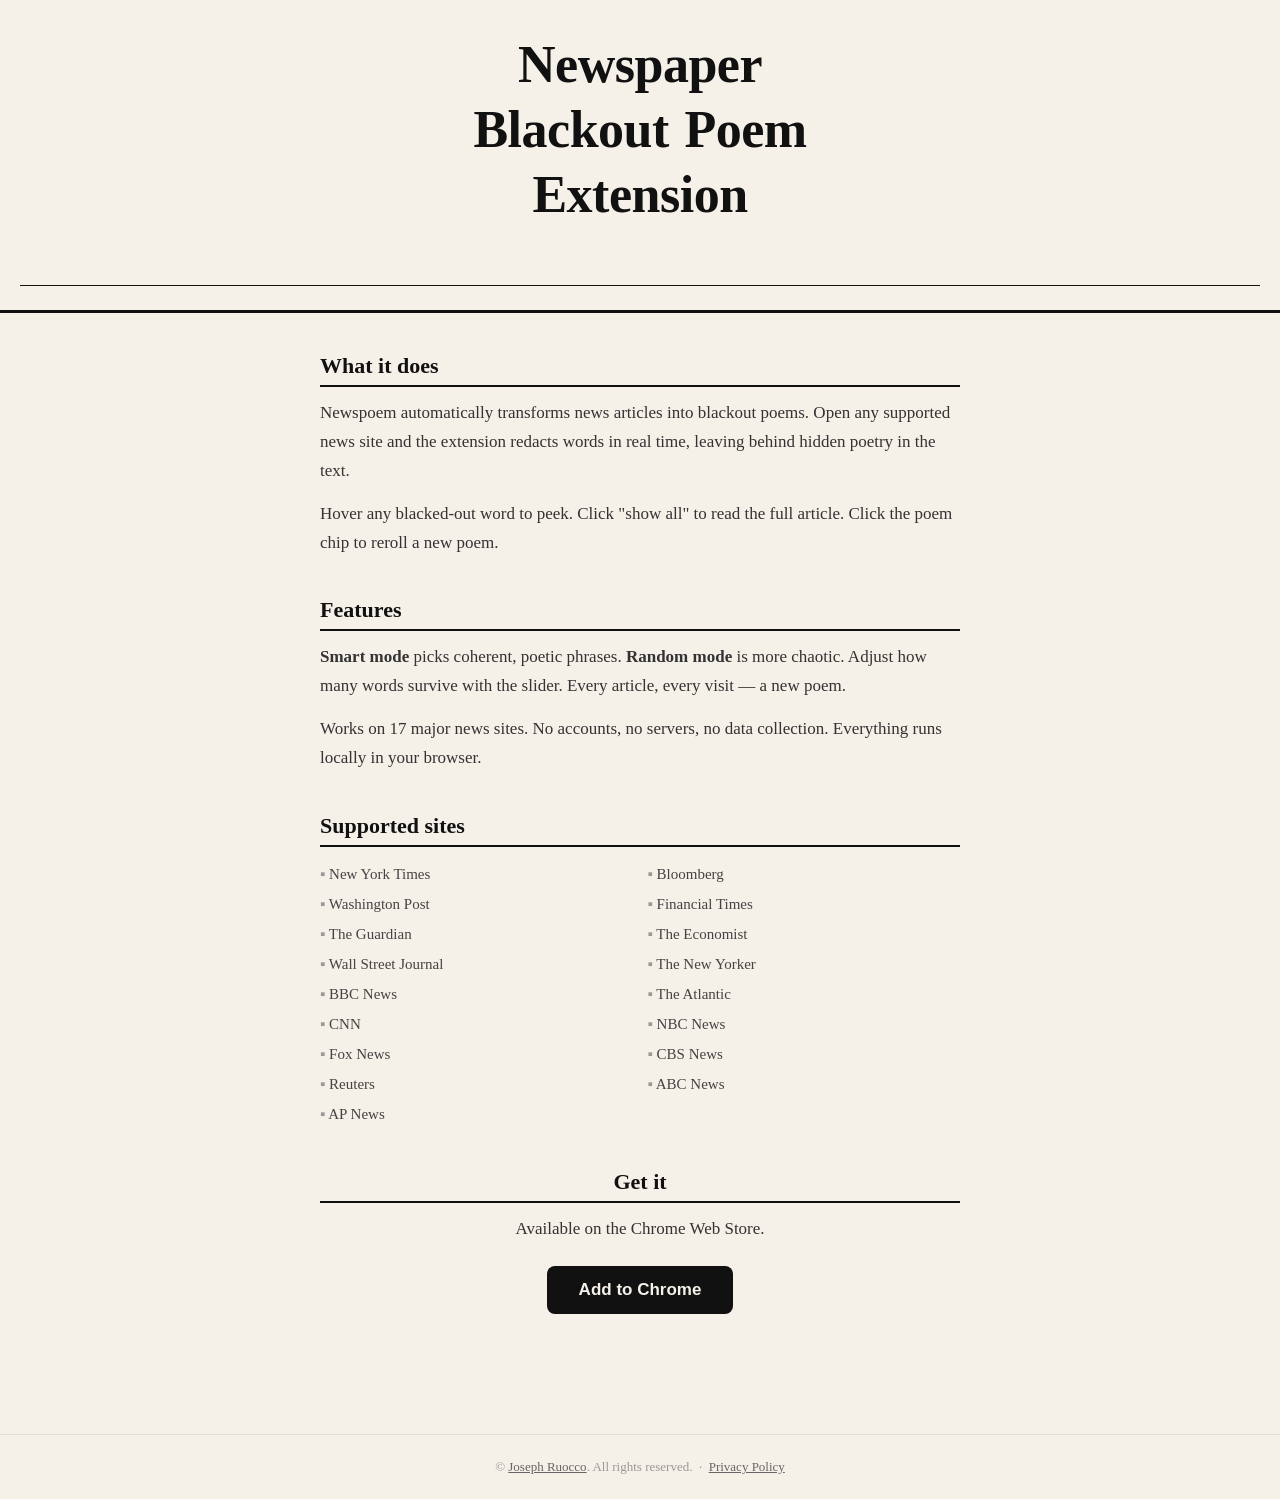
<file: demo/index.html>
<!DOCTYPE html>
<html lang="en">
<head>
<meta charset="UTF-8">
<meta name="viewport" content="width=device-width, initial-scale=1.0">
<title>Newspoem — Blackout Poem Extension for Chrome</title>
<style>
  * { margin: 0; padding: 0; box-sizing: border-box; }

  body {
    font-family: Georgia, 'Times New Roman', serif;
    background: #f5f0e8;
    color: #111;
    min-height: 100vh;
  }

  /* ── Masthead ── */
  .masthead {
    border-bottom: 3px solid #111;
    padding: 32px 20px 24px;
    text-align: center;
  }

  .masthead::after {
    content: '';
    display: block;
    width: 100%;
    height: 1px;
    background: #111;
    margin-top: 6px;
  }

  .title {
    font-size: clamp(28px, 6vw, 52px);
    font-weight: 800;
    letter-spacing: -0.5px;
    line-height: 1.25;
  }

  .title-line {
    display: block;
    text-align: center;
  }

  .title .char {
    display: inline-block;
    position: relative;
    transition: color 0.3s ease;
  }

  .title .char {
    position: relative;
    z-index: 1;
  }

  .title .char::after {
    content: '';
    position: absolute;
    left: -1px;
    right: -1px;
    top: 2px;
    bottom: 2px;
    background: #111;
    border-radius: 2px;
    transform: scaleX(0);
    transform-origin: left;
    transition: transform 0.4s cubic-bezier(0.4, 0, 0.2, 1);
    z-index: 2;
  }

  .title .char.redacted {
    color: transparent;
    transition: color 0.15s ease 0.2s;
  }

  .title .char.redacted::after {
    transform: scaleX(1);
  }

  .title .char.kept {
    text-decoration: underline;
    text-decoration-thickness: 3px;
    text-underline-offset: 4px;
    font-weight: 800;
  }

  .title .space {
    display: inline-block;
    width: 0.3em;
    transition: width 0.3s ease;
  }

  .title .space.redacted {
    width: 0;
  }

  .subtitle {
    font-size: 16px;
    color: #666;
    margin-top: 16px;
    font-style: italic;
    opacity: 0;
    transition: opacity 0.8s ease;
  }

  .subtitle.visible { opacity: 1; }

  /* ── Content ── */
  .content {
    max-width: 680px;
    margin: 0 auto;
    padding: 40px 20px 80px;
  }

  .section {
    margin-bottom: 40px;
  }

  h2 {
    font-size: 22px;
    margin-bottom: 12px;
    border-bottom: 2px solid #111;
    padding-bottom: 6px;
  }

  p {
    font-size: 17px;
    line-height: 1.7;
    margin-bottom: 14px;
    color: #333;
  }

  .cta {
    display: inline-block;
    background: #111;
    color: #f5f0e8;
    padding: 14px 32px;
    border-radius: 8px;
    text-decoration: none;
    font-size: 17px;
    font-weight: 600;
    font-family: -apple-system, BlinkMacSystemFont, sans-serif;
    transition: background 0.15s;
    margin-top: 8px;
  }

  .cta:hover { background: #333; }

  .sites-list {
    columns: 2;
    font-size: 15px;
    line-height: 2;
    color: #444;
    list-style: none;
    padding: 0;
  }

  .sites-list li::before {
    content: '▪ ';
    color: #999;
  }

  .screenshot {
    width: 100%;
    border-radius: 10px;
    border: 2px solid #ddd;
    margin: 16px 0;
  }

  .footer {
    text-align: center;
    padding: 24px 20px;
    font-size: 13px;
    color: #999;
    border-top: 1px solid #ddd;
  }

  .footer a { color: #666; }

  /* ── Replay button ── */
  .replay-btn {
    background: none;
    border: 1px solid #ccc;
    color: #666;
    font-size: 13px;
    padding: 6px 14px;
    border-radius: 6px;
    cursor: pointer;
    font-family: -apple-system, BlinkMacSystemFont, sans-serif;
    margin-top: 12px;
    transition: border-color 0.15s, color 0.15s;
  }

  .replay-btn:hover { border-color: #111; color: #111; }
</style>
</head>
<body>

<header class="masthead">
  <div class="title" id="title"></div>
  <div class="subtitle" id="subtitle">A Chrome extension that turns news into poetry</div>
  <br>
  <button class="replay-btn" id="replayBtn" onclick="runAnimation()">replay</button>
</header>

<main class="content">
  <div class="section">
    <h2>What it does</h2>
    <p>Newspoem automatically transforms news articles into blackout poems. Open any supported news site and the extension redacts words in real time, leaving behind hidden poetry in the text.</p>
    <p>Hover any blacked-out word to peek. Click "show all" to read the full article. Click the poem chip to reroll a new poem.</p>
  </div>

  <div class="section">
    <h2>Features</h2>
    <p><strong>Smart mode</strong> picks coherent, poetic phrases. <strong>Random mode</strong> is more chaotic. Adjust how many words survive with the slider. Every article, every visit — a new poem.</p>
    <p>Works on 17 major news sites. No accounts, no servers, no data collection. Everything runs locally in your browser.</p>
  </div>

  <div class="section">
    <h2>Supported sites</h2>
    <ul class="sites-list">
      <li>New York Times</li>
      <li>Washington Post</li>
      <li>The Guardian</li>
      <li>Wall Street Journal</li>
      <li>BBC News</li>
      <li>CNN</li>
      <li>Fox News</li>
      <li>Reuters</li>
      <li>AP News</li>
      <li>Bloomberg</li>
      <li>Financial Times</li>
      <li>The Economist</li>
      <li>The New Yorker</li>
      <li>The Atlantic</li>
      <li>NBC News</li>
      <li>CBS News</li>
      <li>ABC News</li>
    </ul>
  </div>

  <div class="section" style="text-align: center;">
    <h2>Get it</h2>
    <p>Available on the Chrome Web Store.</p>
    <a class="cta" href="#" id="ctaLink">Add to Chrome</a>
  </div>
</main>

<footer class="footer">
  &copy; <a href="https://josephruocco.net" target="_blank">Joseph Ruocco</a>. All rights reserved.
  &nbsp;&middot;&nbsp;
  <a href="privacy.html">Privacy Policy</a>
</footer>

<script>
// 3 lines:
// Line 1: "Newspaper"     → keep "News", redact "paper"
// Line 2: "Blackout Poem" → keep "poem", redact "Blackout " and uppercase P→p
// Line 3: "Extension"     → fully redacted

const LINES = [
  { text: 'Newspaper',     keep: [0,1,2,3] },         // N,e,w,s
  { text: 'Blackout Poem', keep: [9,10,11,12] },      // P,o,e,m (indices within this line)
  { text: 'Extension',     keep: [] },
];

const titleEl = document.getElementById('title');
const subtitleEl = document.getElementById('subtitle');
const replayBtn = document.getElementById('replayBtn');

let allItems = [];

function buildTitle() {
  titleEl.innerHTML = '';
  allItems = [];

  LINES.forEach(line => {
    const lineEl = document.createElement('div');
    lineEl.className = 'title-line';
    for (let i = 0; i < line.text.length; i++) {
      const span = document.createElement('span');
      if (line.text[i] === ' ') {
        span.className = 'space';
      } else {
        span.className = 'char';
        span.textContent = line.text[i];
      }
      lineEl.appendChild(span);
      allItems.push({
        el: span,
        isSpace: line.text[i] === ' ',
        keep: line.keep.includes(i),
        lineKeep: line.keep,
        idx: i,
      });
    }
    titleEl.appendChild(lineEl);
  });
}

function runAnimation() {
  buildTitle();
  subtitleEl.classList.remove('visible');
  replayBtn.style.display = 'none';

  const toRedact = allItems.filter(c => !c.isSpace && !c.keep);

  // Shuffle
  for (let i = toRedact.length - 1; i > 0; i--) {
    const j = Math.floor(Math.random() * (i + 1));
    [toRedact[i], toRedact[j]] = [toRedact[j], toRedact[i]];
  }

  const delay = 1000;
  const stagger = 80;

  toRedact.forEach((c, idx) => {
    setTimeout(() => { c.el.classList.add('redacted'); }, delay + idx * stagger);
  });

  const finishTime = delay + toRedact.length * stagger + 300;

  setTimeout(() => {
    allItems.forEach(c => {
      if (!c.isSpace && c.keep) {
        c.el.classList.add('kept');
        // lowercase P in "Poem"
        if (c.el.textContent === 'P' && c.idx === 9) c.el.textContent = 'p';
      }
      // Collapse spaces adjacent to redacted chars
      if (c.isSpace) {
        c.el.classList.add('redacted');
      }
    });

    subtitleEl.classList.add('visible');
    replayBtn.style.display = '';
  }, finishTime);
}

buildTitle();
setTimeout(runAnimation, 500);
</script>

</body>
</html>
</file>
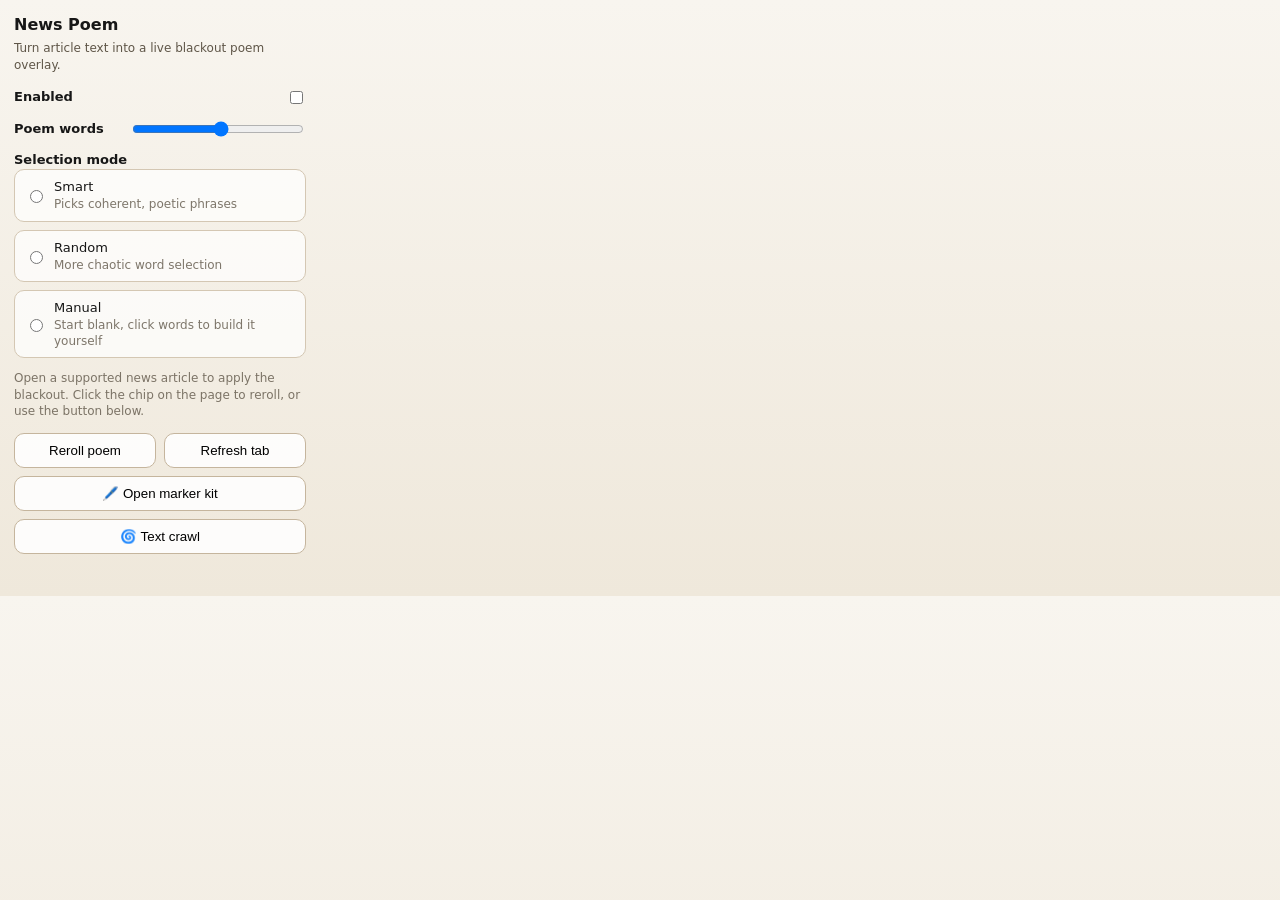
<file: popup.html>
<!doctype html>
<html>
  <head>
    <meta charset="utf-8" />
    <style>
      :root {
        color-scheme: light;
      }
      body {
        font: 13px/1.4 system-ui, -apple-system, Segoe UI, Roboto, sans-serif;
        margin: 0;
        width: 320px;
        color: #171717;
        background: linear-gradient(180deg, #f8f5ef 0%, #efe8db 100%);
      }
      .panel {
        padding: 14px;
      }
      h1 {
        margin: 0 0 4px;
        font-size: 16px;
      }
      .subhead {
        margin: 0 0 14px;
        color: #5f5648;
        font-size: 12px;
      }
      .row {
        display: flex;
        align-items: center;
        justify-content: space-between;
        gap: 10px;
        margin: 12px 0;
      }
      .stack {
        margin: 12px 0;
      }
      .mode-group {
        display: grid;
        gap: 8px;
      }
      .mode-option {
        display: flex;
        align-items: center;
        gap: 8px;
        padding: 8px 10px;
        border: 1px solid #d4c7b3;
        border-radius: 10px;
        background: rgba(255, 255, 255, 0.72);
      }
      input[type="range"] {
        width: 172px;
      }
      .hint {
        opacity: 0.8;
        font-size: 12px;
        line-height: 1.35;
        color: #5f5648;
      }
      .actions {
        display: grid;
        grid-template-columns: 1fr 1fr;
        gap: 8px;
        margin-top: 14px;
      }
      button {
        width: 100%;
        padding: 9px 10px;
        border-radius: 10px;
        border: 1px solid #c5b59d;
        background: rgba(255, 255, 255, 0.88);
        cursor: pointer;
      }
      button:hover {
        background: #fff;
      }
      #status {
        min-height: 18px;
        margin-top: 10px;
        font-size: 12px;
        color: #5f5648;
      }
    </style>
  </head>
  <body>
    <div class="panel">
      <h1>News Poem</h1>
      <p class="subhead">Turn article text into a live blackout poem overlay.</p>

      <div class="row">
        <div><strong>Enabled</strong></div>
        <input id="enabled" type="checkbox" />
      </div>

      <div class="row">
        <div><strong>Poem words</strong></div>
        <input id="poemWordsTarget" type="range" min="8" max="35" step="1" />
      </div>
      <div class="stack">
        <div id="poemWordsLabel" class="hint"></div>
      </div>

      <div class="stack">
        <div><strong>Selection mode</strong></div>
        <div class="mode-group">
          <label class="mode-option">
            <input id="modeSmart" name="mode" type="radio" />
            <div>
              <div>Smart</div>
              <div class="hint">Picks coherent, poetic phrases</div>
            </div>
          </label>
          <label class="mode-option">
            <input id="modeRandom" name="mode" type="radio" />
            <div>
              <div>Random</div>
              <div class="hint">More chaotic word selection</div>
            </div>
          </label>
          <label class="mode-option">
            <input id="modeManual" name="mode" type="radio" />
            <div>
              <div>Manual</div>
              <div class="hint">Start blank, click words to build it yourself</div>
            </div>
          </label>
        </div>
      </div>

      <div class="hint">
        Open a supported news article to apply the blackout. Click the chip on the page to reroll, or use the button below.
      </div>

      <div class="actions">
        <button id="reroll" type="button">Reroll poem</button>
        <button id="refresh" type="button">Refresh tab</button>
      </div>

      <button id="marker" type="button" style="margin-top:8px">🖊️ Open marker kit</button>
      <button id="crawl" type="button" style="margin-top:8px">🌀 Text crawl</button>

      <div id="status" aria-live="polite"></div>
    </div>
    <script src="popup.js"></script>
  </body>
</html>
</file>
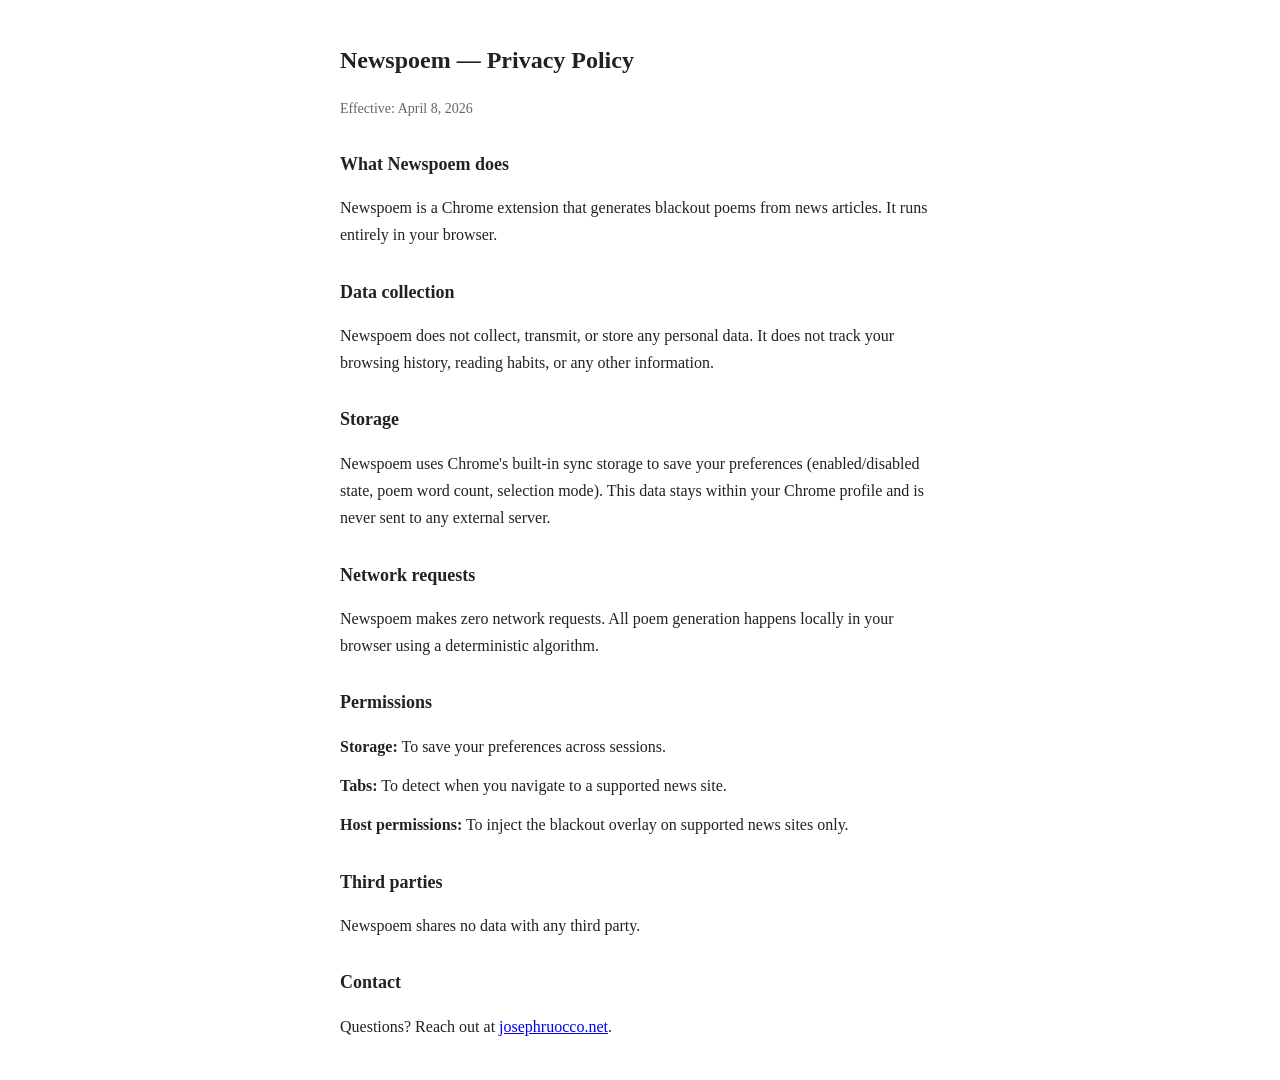
<file: privacy.html>
<!DOCTYPE html>
<html lang="en">
<head>
<meta charset="UTF-8">
<meta name="viewport" content="width=device-width, initial-scale=1.0">
<title>Newspoem — Privacy Policy</title>
<style>
  body { font-family: Georgia, 'Times New Roman', serif; max-width: 600px; margin: 40px auto; padding: 0 20px; color: #222; line-height: 1.7; }
  h1 { font-size: 24px; }
  h2 { font-size: 18px; margin-top: 28px; }
  p { margin: 12px 0; }
  .date { color: #666; font-size: 14px; }
</style>
</head>
<body>
<h1>Newspoem — Privacy Policy</h1>
<p class="date">Effective: April 8, 2026</p>

<h2>What Newspoem does</h2>
<p>Newspoem is a Chrome extension that generates blackout poems from news articles. It runs entirely in your browser.</p>

<h2>Data collection</h2>
<p>Newspoem does not collect, transmit, or store any personal data. It does not track your browsing history, reading habits, or any other information.</p>

<h2>Storage</h2>
<p>Newspoem uses Chrome's built-in sync storage to save your preferences (enabled/disabled state, poem word count, selection mode). This data stays within your Chrome profile and is never sent to any external server.</p>

<h2>Network requests</h2>
<p>Newspoem makes zero network requests. All poem generation happens locally in your browser using a deterministic algorithm.</p>

<h2>Permissions</h2>
<p><strong>Storage:</strong> To save your preferences across sessions.</p>
<p><strong>Tabs:</strong> To detect when you navigate to a supported news site.</p>
<p><strong>Host permissions:</strong> To inject the blackout overlay on supported news sites only.</p>

<h2>Third parties</h2>
<p>Newspoem shares no data with any third party.</p>

<h2>Contact</h2>
<p>Questions? Reach out at <a href="https://josephruocco.net">josephruocco.net</a>.</p>
</body>
</html>
</file>
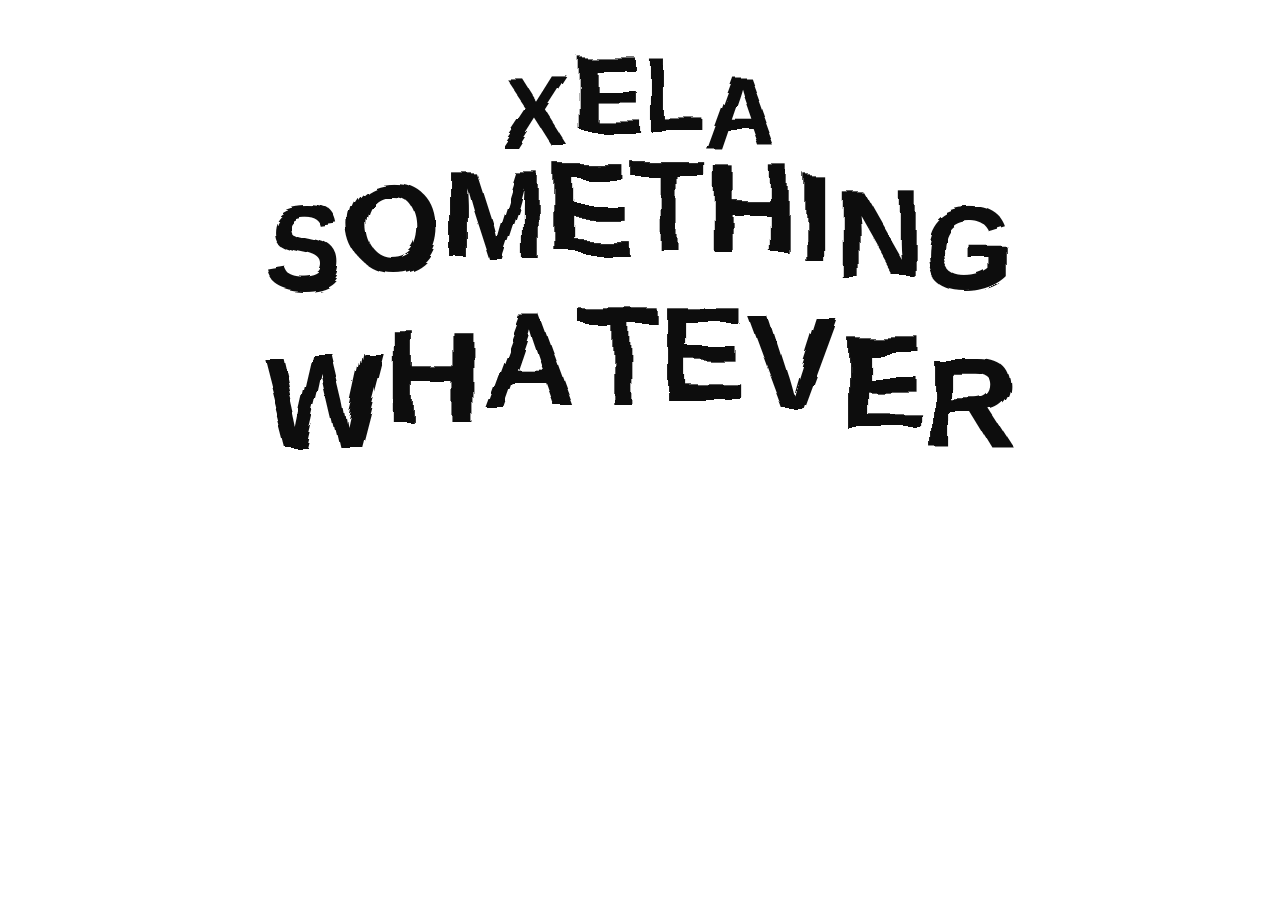
<file: xela-something-whatever.html>
<!doctype html>
<html><head><meta charset="utf-8">
<style>
  html,body{margin:0;background:#fff}
  #stage{width:1000px;margin:50px auto;text-align:center;
         font-family:Arial,Helvetica,sans-serif;font-weight:900;color:#111;line-height:1.2}
  .word{display:block;white-space:nowrap;filter:url(#warp)}
  .word span{display:inline-block}
</style></head>
<body>
<div id="stage">
  <div class="word" id="w1"></div>
  <div class="word" id="w2"></div>
  <div class="word" id="w3"></div>
</div>
<svg xmlns="http://www.w3.org/2000/svg" width="0" height="0"><defs>
  <filter id="warp" x="-30%" y="-30%" width="160%" height="160%">
    <feTurbulence type="fractalNoise" baseFrequency="0.009" numOctaves="4" seed="4" result="n"/>
    <feDisplacementMap in="SourceGraphic" in2="n" scale="26"/>
  </filter>
</defs></svg>
<script>
const SP = String.fromCharCode(160);
// gentle deliberate arch (no random jitter); the displacement filter adds the organic wobble + rough edges
function word(el, text, o){
  el.style.fontSize=o.size+"px";
  const chars=[...text], n=chars.length;
  chars.forEach((ch,i)=>{
    const s=document.createElement("span");
    s.textContent=ch===" "?SP:ch;
    const t=n>1?i/(n-1):0.5;
    const arch=(1-Math.pow(2*t-1,2))*o.arch;   // convex-up bow
    s.style.transform="translateY("+(-arch).toFixed(1)+"px)";
    el.appendChild(s);
  });
}
word(document.getElementById("w1"), "XELA",      {size:104, arch:22});
word(document.getElementById("w2"), "SOMETHING", {size:124, arch:44});
word(document.getElementById("w3"), "WHATEVER",  {size:132, arch:50});
</script>
</body></html>
</file>
